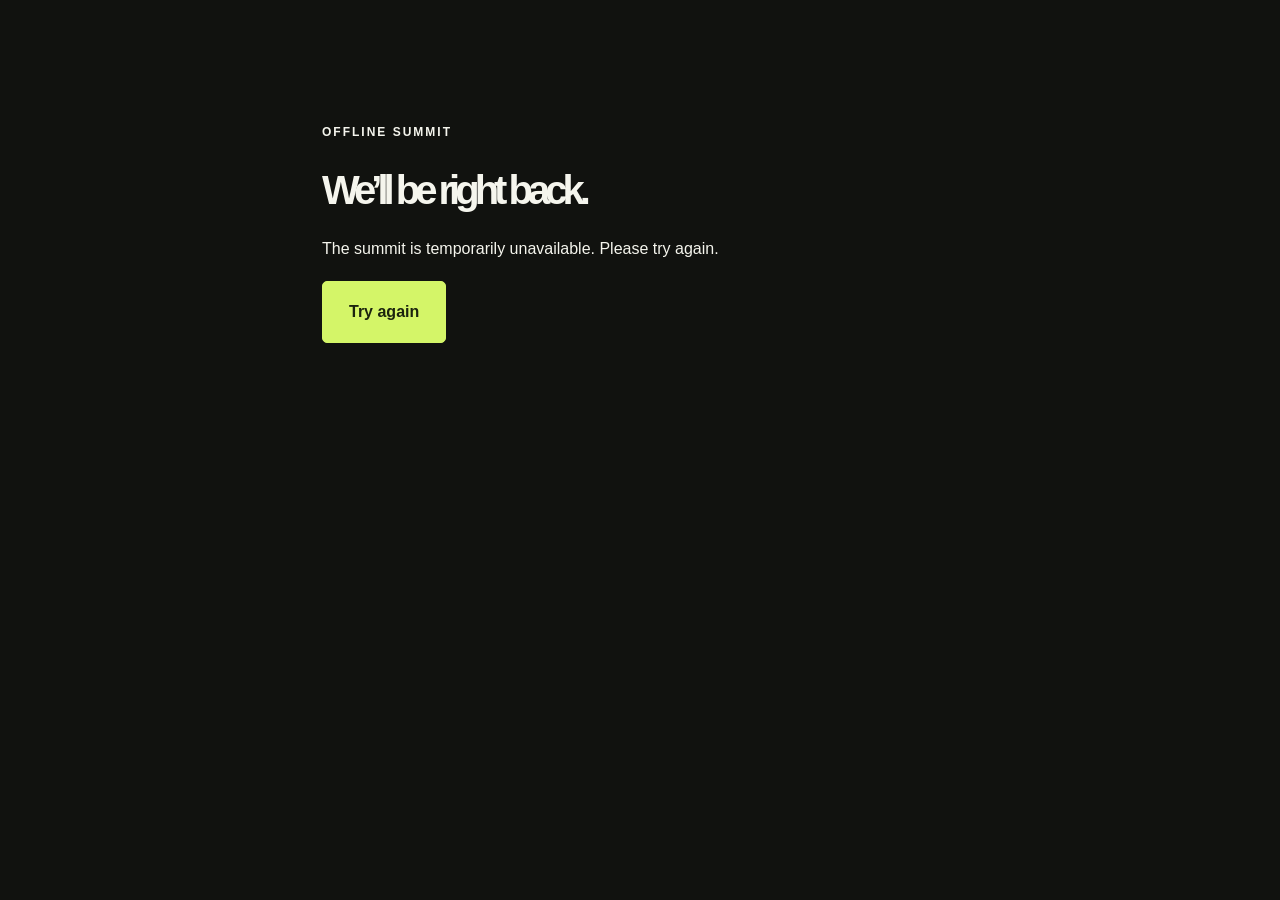
<file: index.html>
<!doctype html><html lang="en"><head><meta charset="UTF-8"><meta name="viewport" content="width=device-width, initial-scale=1"><meta name="referrer" content="strict-origin-when-cross-origin"><meta name="description" content="Join Rana at Offline Summit on 18 September 2026. Explore AI tools, online business and creative services."><title>Offline Summit — Rana · 18 September 2026</title><link rel="icon" href="./favicon.svg"><link rel="preload" as="image" href="./hero.webp?v=2" type="image/webp" fetchpriority="high"><link rel="preload" as="image" href="./host.webp" type="image/webp"><link rel="stylesheet" href="./assets/site.css"></head><body><div id="root"></div><noscript>Please enable JavaScript to view the summit and register.</noscript><script src="./config.js"></script><script type="module" src="./assets/public.js?v=3"></script></body></html>
</file>
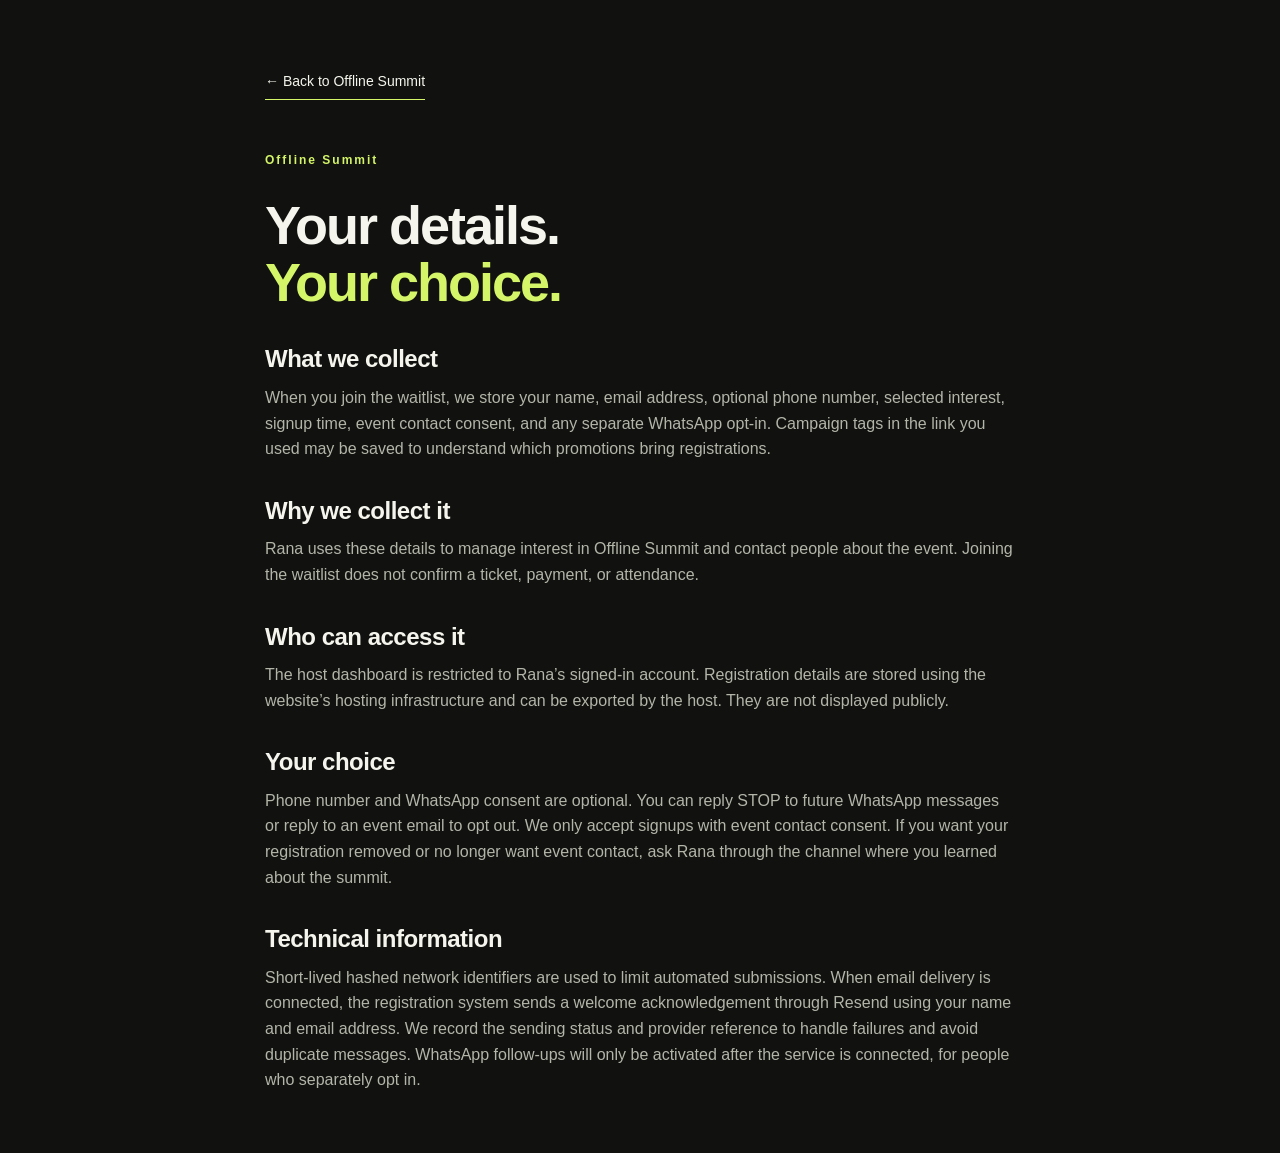
<file: privacy/index.html>
<!doctype html><html lang="en"><head><meta charset="UTF-8"><meta name="viewport" content="width=device-width, initial-scale=1"><meta name="referrer" content="strict-origin-when-cross-origin"><meta name="description" content="Join Rana at Offline Summit on 18 September 2026. Explore AI tools, online business and creative services."><title>Privacy — Offline Summit</title><link rel="icon" href="../favicon.svg"><link rel="stylesheet" href="../assets/site.css"></head><body><div id="root"></div><noscript>Please enable JavaScript to view the summit and register.</noscript><script src="../config.js"></script><script type="module" src="../assets/privacy.js"></script></body></html>
</file>
